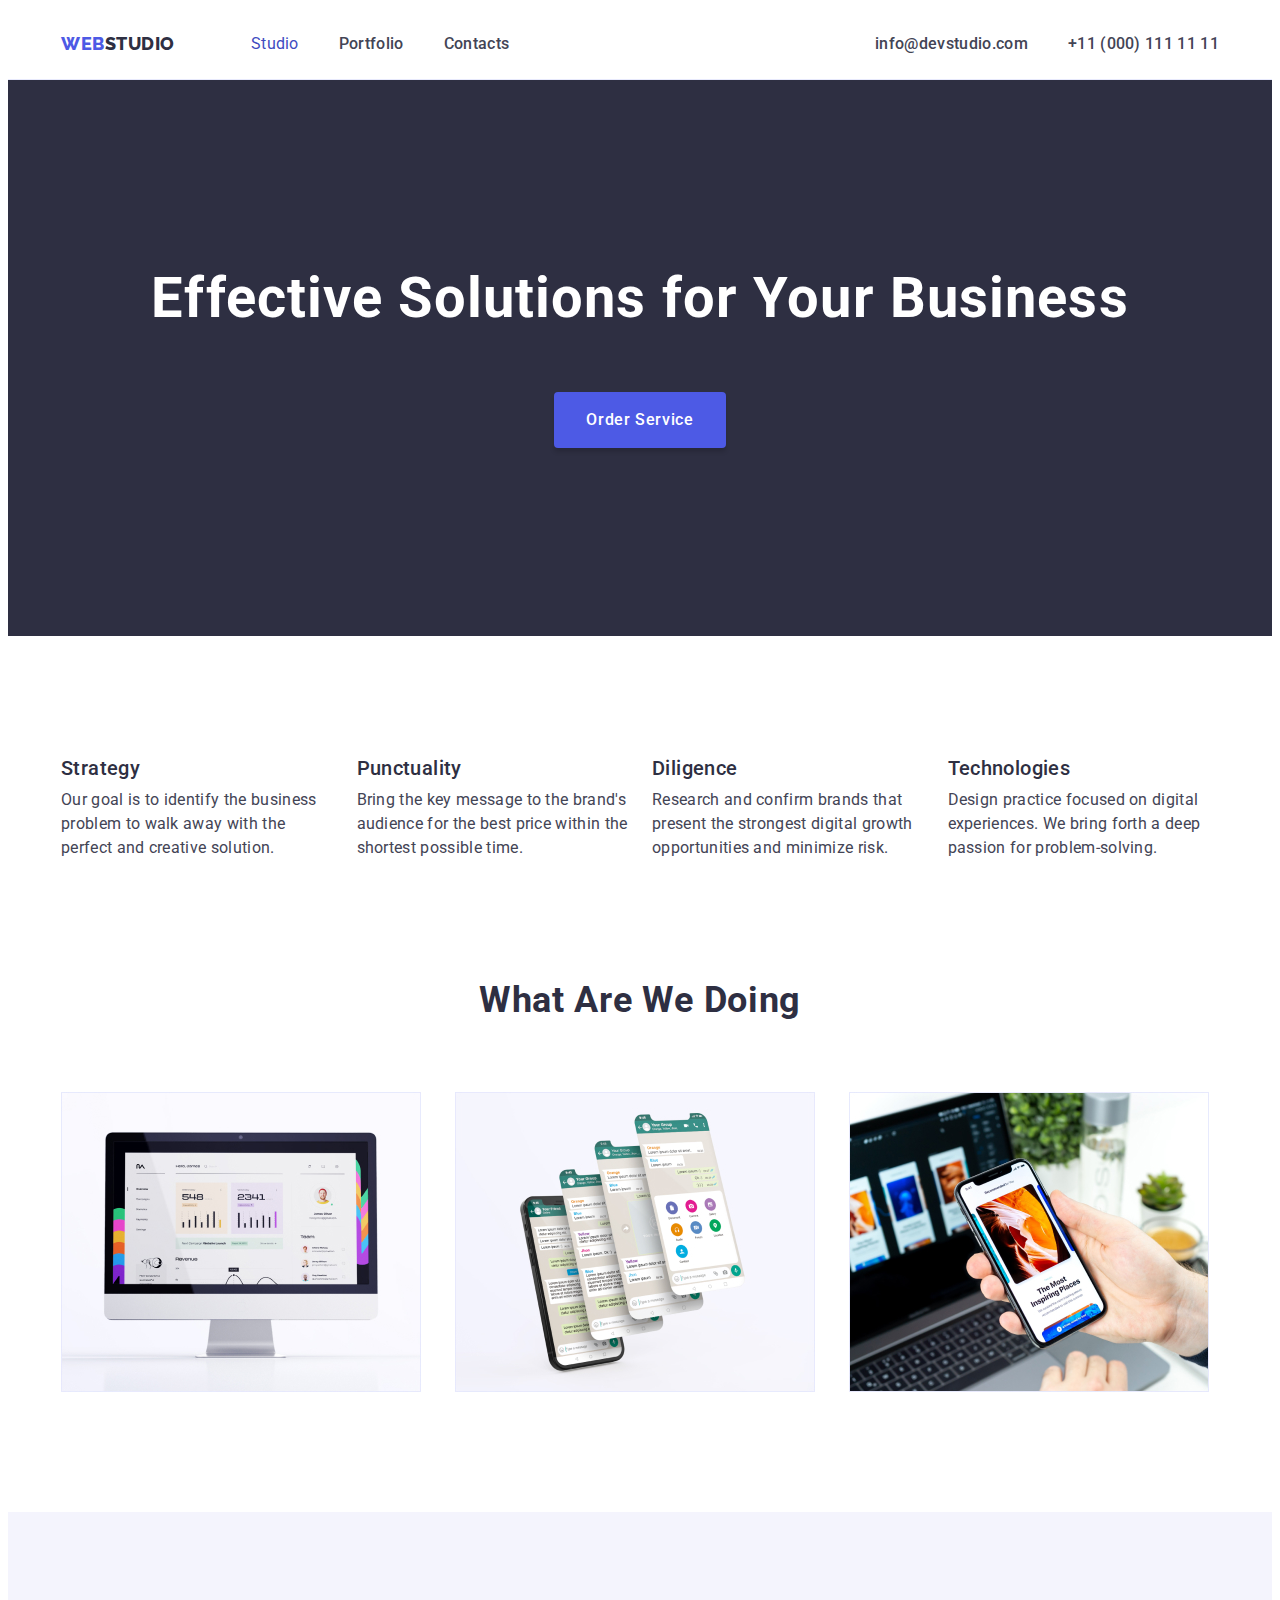
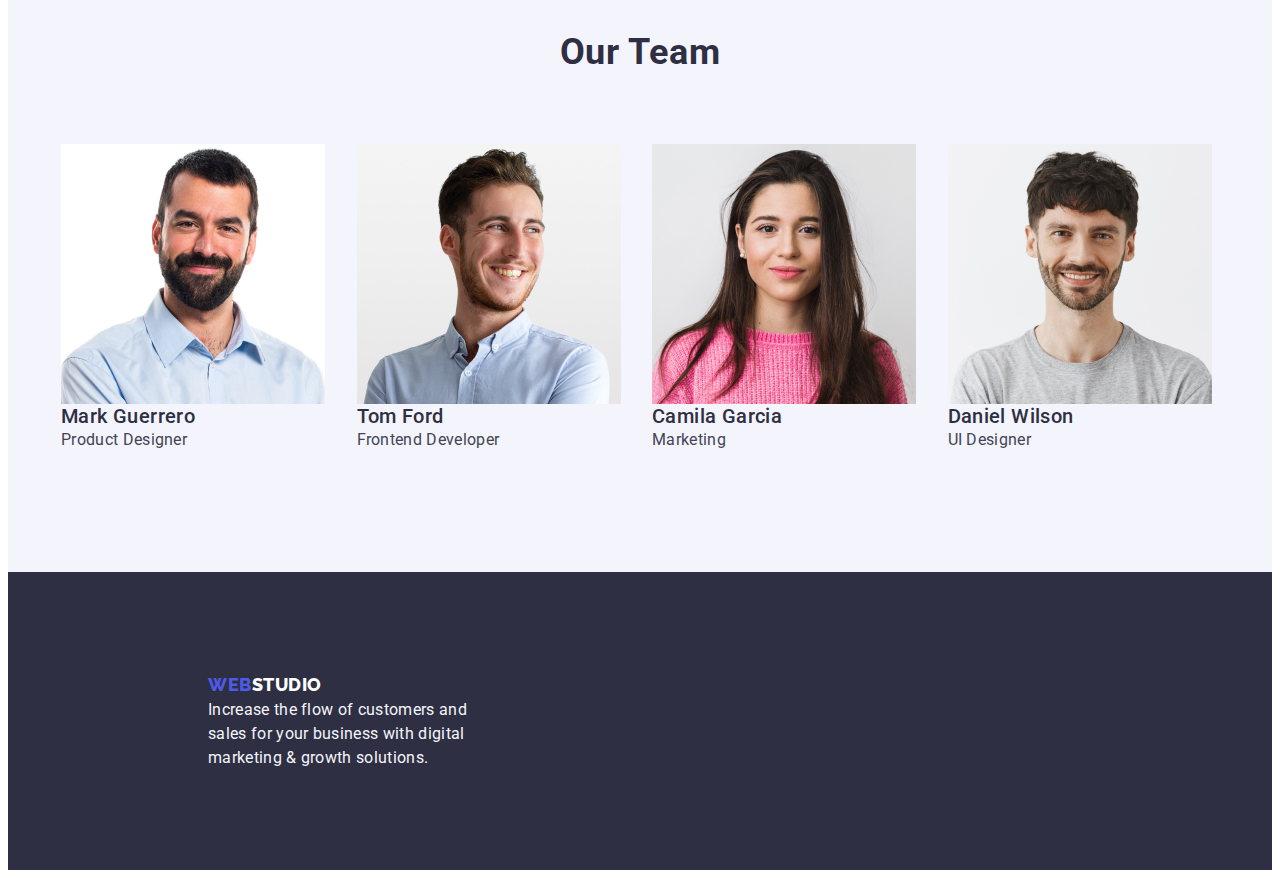
<file: index.html>
<!DOCTYPE html>
<html lang="en">
  <head>
    <title>Effective Solutions for Your Business</title>
    <link rel="stylesheet" href="./css/style.css" />
    <meta
      name="description"
      content="Effective Solutions for Your Business website"
    />
    <meta charset="utf-8" />
    <link rel="preconnect" href="https://fonts.googleapis.com" />
    <link rel="preconnect" href="https://fonts.gstatic.com" crossorigin />
    <link
      href="https://fonts.googleapis.com/css2?family=Raleway:wght@800&family=Roboto:wght@400;500;700&display=swap"
      rel="stylesheet"
    />
    <link
      rel="stylesheet"
      href="https://cdnjs.cloudflare.com/ajax/libs/modern-normalize/2.0.0/modern-normalize.min.css"
      integrity="sha512-4xo8blKMVCiXpTaLzQSLSw3KFOVPWhm/TRtuPVc4WG6kUgjH6J03IBuG7JZPkcWMxJ5huwaBpOpnwYElP/m6wg=="
      crossorigin="anonymous"
      referrerpolicy="no-referrer"
    />
  </head>
  <body>
    <!--Header Section-->
    <header class="header">
      <div class="container menu">
        <nav class="nav">
          <a class="nav-logo" href="./index.html"
            ><span class="iris">WEB</span>STUDIO</a
          >

          <ul class="nav-list">
            <li class="nav-list-item">
              <a class="nav-list-item-link-current" href="./index.html"
                >Studio</a
              >
            </li>
            <li class="nav-list-item">
              <a class="nav-list-item-link" href="./portfolio.html"
                >Portfolio</a
              >
            </li>
            <li class="nav-list-item">
              <a class="nav-list-item-link" href="./index.html">Contacts</a>
            </li>
          </ul>
        </nav>

        <address class="address">
          <ul class="address-list">
            <li class="address-list-item">
              <a class="address-list-item-link" href="mailto:info@devstudio.com"
                >info@devstudio.com</a
              >
            </li>
            <li class="address-list-item">
              <a class="address-list-item-link" href="tel:+110001111111"
                >+11 (000) 111 11 11</a
              >
            </li>
          </ul>
        </address>
      </div>
    </header>

    <!--Main Section-->
    <main>
      <section class="hero">
        <div class="container">
          <h1 class="hero-title">Effective Solutions for Your Business</h1>
          <button class="hero-button">Order Service</button>
        </div>
      </section>

      <section class="section">
        <div class="container">
          <ul class="features-list">
            <li class="features-list-item">
              <h3 class="features-list-item-title">Strategy</h3>
              <p class="features-list-item-paragraph">
                Our goal is to identify the business problem to walk away with
                the perfect and creative solution.
              </p>
            </li>
            <li class="features-list-item">
              <h3 class="features-list-item-title">Punctuality</h3>
              <p class="features-list-item-paragraph">
                Bring the key message to the brand's audience for the best price
                within the shortest possible time.
              </p>
            </li>
            <li class="features-list-item">
              <h3 class="features-list-item-title">Diligence</h3>
              <p class="features-list-item-paragraph">
                Research and confirm brands that present the strongest digital
                growth opportunities and minimize risk.
              </p>
            </li>
            <li class="features-list-item">
              <h3 class="features-list-item-title">Technologies</h3>
              <p class="features-list-item-paragraph">
                Design practice focused on digital experiences. We bring forth a
                deep passion for problem-solving.
              </p>
            </li>
          </ul>
        </div>
      </section>

      <section class="section no-top-padding">
        <div class="container">
          <h2 class="what-are-we-doing-title">What Are We Doing</h2>

          <ul class="what-are-we-doing-list">
            <li class="what-are-we-doing-list-item">
              <img
                src="images/img-1.jpg"
                alt="computer"
                width="360"
                height="300"
              />
            </li>
            <li class="what-are-we-doing-list-item">
              <img
                src="images/img-2.jpg"
                alt="mobile phone screens"
                width="360"
                height="300"
              />
            </li>
            <li class="what-are-we-doing-list-item">
              <img
                src="images/img-3.jpg"
                alt="person holding mobile phone"
                width="360"
                height="300"
              />
            </li>
          </ul>
        </div>
      </section>

      <section class="section our-team">
        <div class="container">
          <h2 class="our-team-title">Our Team</h2>

          <ul class="our-team-list">
            <li class="our-team-item-list">
              <img
                class="our-team-item-list-img"
                src="images/tc-mark-guerrero.jpg"
                alt="mark guerrero"
              />
              <h3 class="our-team-item-list-title">Mark Guerrero</h3>
              <p class="our-team-list-item-paragraph">Product Designer</p>
            </li>
            <li class="our-team-item-list">
              <img
                class="our-team-item-list-img"
                src="images/tc-tom-ford.jpg"
                alt="tom ford"
              />
              <h3 class="our-team-item-list-title">Tom Ford</h3>
              <p class="our-team-list-item-paragraph">Frontend Developer</p>
            </li>
            <li class="our-team-item-list">
              <img
                class="our-team-item-list-img"
                src="images/tc-camila-garcia.jpg"
                alt="camila garcia"
              />
              <h3 class="our-team-item-list-title">Camila Garcia</h3>
              <p class="our-team-list-item-paragraph">Marketing</p>
            </li>
            <li class="our-team-item-list">
              <img
                class="our-team-item-list-img"
                src="images/tc-daniel-wilson.jpg"
                alt="daniel wilson"
              />
              <h3 class="our-team-item-list-title">Daniel Wilson</h3>
              <p class="our-team-list-item-paragraph">UI Designer</p>
            </li>
          </ul>
        </div>
      </section>
    </main>

    <!--Footer Section-->
    <footer class="footer">
      <a class="footer-logo" href="/goit-markup-hw-01/"
        ><span class="iris">WEB</span>STUDIO</a
      >

      <p class="footer-paragraph">
        Increase the flow of customers and <br />
        sales for your business with digital <br />
        marketing & growth solutions.
      </p>
    </footer>
  </body>
</html>
</file>
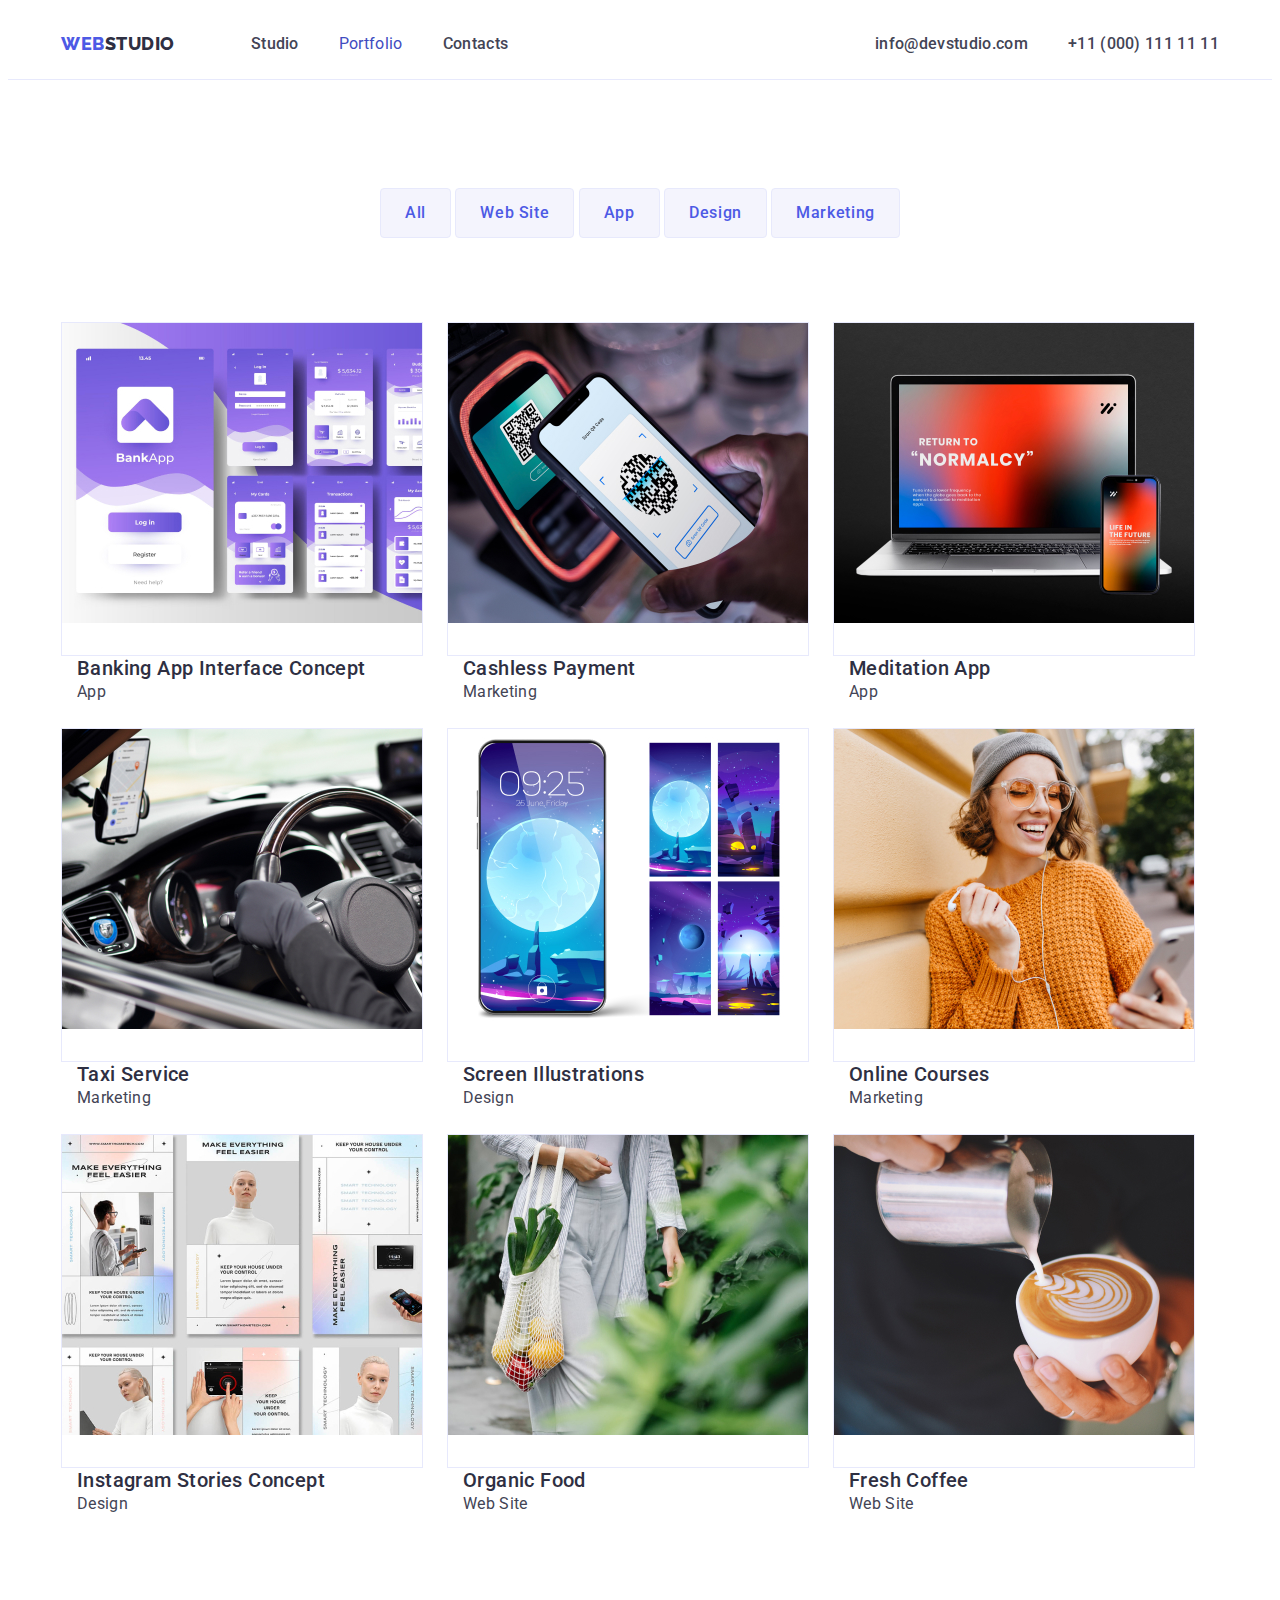
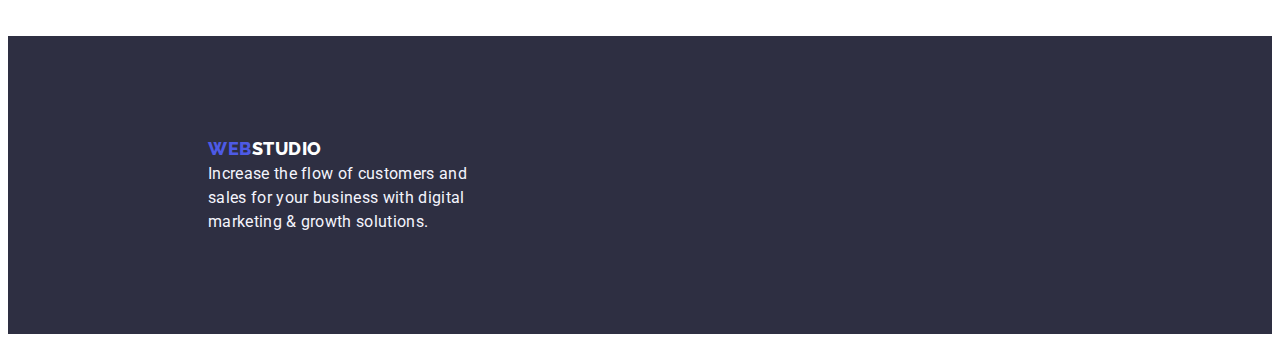
<file: portfolio.html>
<!DOCTYPE html>
<html lang="en">
  <head>
    <title>Portfolio</title>
    <link rel="stylesheet" href="./css/style.css" />
    <meta name="description" content="Portfolio" />
    <meta charset="utf-8" />
    <link rel="preconnect" href="https://fonts.googleapis.com" />
    <link rel="preconnect" href="https://fonts.gstatic.com" crossorigin />
    <link
      href="https://fonts.googleapis.com/css2?family=Raleway:wght@800&family=Roboto:wght@400;500;700&display=swap"
      rel="stylesheet"
    />
    <link
      rel="stylesheet"
      href="https://cdnjs.cloudflare.com/ajax/libs/modern-normalize/2.0.0/modern-normalize.min.css"
      integrity="sha512-4xo8blKMVCiXpTaLzQSLSw3KFOVPWhm/TRtuPVc4WG6kUgjH6J03IBuG7JZPkcWMxJ5huwaBpOpnwYElP/m6wg=="
      crossorigin="anonymous"
      referrerpolicy="no-referrer"
    />
  </head>

  <body>
    <!--Header Section-->
    <header class="header">
      <div class="container menu">
        <nav class="nav">
          <a class="nav-logo" href="./index.html"
            ><span class="iris">WEB</span>STUDIO</a
          >

          <ul class="nav-list">
            <li class="nav-list-item">
              <a class="nav-list-item-link" href="./index.html">Studio</a>
            </li>
            <li class="nav-list-item">
              <a class="nav-list-item-link-current" href="./portfolio.html"
                >Portfolio</a
              >
            </li>
            <li class="nav-list-item">
              <a class="nav-list-item-link" href="./index.html">Contacts</a>
            </li>
          </ul>
        </nav>

        <address class="address">
          <ul class="address-list">
            <li class="address-list-item">
              <a class="address-list-item-link" href="mailto:info@devstudio.com"
                >info@devstudio.com</a
              >
            </li>
            <li class="address-list-item">
              <a class="address-list-item-link" href="tel:+110001111111"
                >+11 (000) 111 11 11</a
              >
            </li>
          </ul>
        </address>
      </div>
    </header>

    <!--Main Section-->
    <section class="filter-button-menu">
      <button class="filter-button-1" type="button">All</button>
      <button class="filter-button-2" type="button">Web Site</button>
      <button class="filter-button-3" type="button">App</button>
      <button class="filter-button-4" type="button">Design</button>
      <button class="filter-button-5" type="button">Marketing</button>
    </section>

    <section class="section no-top-padding">
      <div class="container">
        <ul class="all-menu-list">
          <li class="all-menu-item-list">
            <img
              class="all-menu-item-list-img"
              src="images/banking-app-interface-concept.jpg"
              alt="banking-app-interface-concept"
            />
            <h3 class="all-menu-item-list-title">
              Banking App Interface Concept
            </h3>
            <p class="all-menu-item-list-paragraph">App</p>
          </li>
          <li class="all-menu-item-list">
            <img
              class="all-menu-item-list-img"
              src="images/cashless-payment.jpg"
              alt="cashless-payment"
            />
            <h3 class="all-menu-item-list-title">Cashless Payment</h3>
            <p class="all-menu-item-list-paragraph">Marketing</p>
          </li>
          <li class="all-menu-item-list">
            <img
              class="all-menu-item-list-img"
              src="images/meditation-app.jpg"
              alt="meditation-app"
            />
            <h3 class="all-menu-item-list-title">Meditation App</h3>
            <p class="all-menu-item-list-paragraph">App</p>
          </li>
          <li class="all-menu-item-list">
            <img
              class="all-menu-item-list-img"
              src="images/taxi-service.jpg"
              alt="taxi-service"
            />
            <h3 class="all-menu-item-list-title">Taxi Service</h3>
            <p class="all-menu-item-list-paragraph">Marketing</p>
          </li>
          <li class="all-menu-item-list">
            <img
              class="all-menu-item-list-img"
              src="images/screen-illustrations.jpg"
              alt="screen-illustrations"
            />
            <h3 class="all-menu-item-list-title">Screen Illustrations</h3>
            <p class="all-menu-item-list-paragraph">Design</p>
          </li>
          <li class="all-menu-item-list">
            <img
              class="all-menu-item-list-img"
              src="images/online-courses.jpg"
              alt="online-courses"
            />
            <h3 class="all-menu-item-list-title">Online Courses</h3>
            <p class="all-menu-item-list-paragraph">Marketing</p>
          </li>
          <li class="all-menu-item-list">
            <img
              class="all-menu-item-list-img"
              src="images/instagram-stories-concept.jpg"
              alt="instagram-stories-concept"
            />
            <h3 class="all-menu-item-list-title">Instagram Stories Concept</h3>
            <p class="all-menu-item-list-paragraph">Design</p>
          </li>
          <li class="all-menu-item-list">
            <img
              class="all-menu-item-list-img"
              src="images/organic-food.jpg"
              alt="organic-food"
            />
            <h3 class="all-menu-item-list-title">Organic Food</h3>
            <p class="all-menu-item-list-paragraph">Web Site</p>
          </li>
          <li class="all-menu-item-list">
            <img
              class="all-menu-item-list-img"
              src="images/fresh-coffee.jpg"
              alt="fresh-coffee"
            />
            <h3 class="all-menu-item-list-title">Fresh Coffee</h3>
            <p class="all-menu-item-list-paragraph">Web Site</p>
          </li>
        </ul>
      </div>
    </section>

    <!--Footer Section-->
    <footer class="footer">
      <a class="footer-logo" href="/goit-markup-hw-01/"
        ><span class="iris">WEB</span>STUDIO</a
      >

      <p class="footer-paragraph">
        Increase the flow of customers and <br />
        sales for your business with digital <br />
        marketing & growth solutions.
      </p>
    </footer>
  </body>
</html>
</file>
<file: css/style.css>
*,
*::before *::after {
  box-sizing: border-box;
  margin: 0;
}

body {
  background-color: var(--white);
  color: var(--slate);
  font-family: "Roboto", sans-serif;
  font-size: 16px;
  font-weight: 400;
  line-height: 1.5;
  letter-spacing: 0.32px;
}

ul {
  list-style-type: none;
  padding: 0;
  margin: 0;
}

a {
  text-decoration: none;
}

:root {
  --iris: #4d5ae5;
  --navyblue: #2e2f42;
  --black: black;
  --ocean: #404bbf;
  --white: #ffffff;
  --slate: #434455;
  --cornflower: #e7e9fc;
  --cloud: #f4f4fd;
  --green: #31d0aa;
  --lightslate: #8e8f99;
  --navybluemodal: #2e2f42;
  --grey: #2e2f42;
  --dairy: #fcfcfc;
}

h1,
h2,
h3,
h4,
h5,
h6,
p {
  margin: 0;
}

img {
  display: block;
  max-width: 100%;
  height: auto;
}

address {
  font-style: inherit;
}

.links {
  text-decoration: none;
  color: inherit;
}

button {
  border: unset;
  font-family: inherit;
}

.container {
  width: 1158px;
  margin: 0 auto;
  padding: 0 15px;
}

.section {
  padding: 120px 0;
}

.no-top-padding {
  padding-top: 0;
  padding-bottom: 120;
}

/* Header */

.menu,
.nav,
.nav-list,
.address-list {
  display: flex;
  align-items: center;
}

.nav-list {
  margin-left: 76px;
}

.address {
  margin-left: auto;
}

.nav-list-item:not(:last-child),
.address-list-item:not(:last-child) {
  margin-right: 40px;
}

.nav-list-item,
.address-list-item {
  display: block;
  padding-top: 24px;
  padding-bottom: 23px;
}

.header {
  background-color: var(--white);
  border-bottom: 1px solid var(--cornflower);
  flex: 0;
}

.nav-logo {
  font-family: "raleway", sans-serif;
  font-size: 18px;
  color: var(--navyblue);
  font-weight: 800;
  line-height: 21px;
  letter-spacing: 0.54px;
}

.iris {
  color: var(--iris);
}

.nav {
  color: var(--navyblue);
}

.nav-list-item-link {
  color: var(--slate);
  font-size: 16px;
  font-style: normal;
  font-weight: 500;
  line-height: 24px;
  letter-spacing: 0.32px;
}

.address-list-item-link {
  color: var(--slate);
  font-size: 16px;
  font-style: normal;
  font-weight: 500;
  line-height: 24px;
  letter-spacing: 0.32px;
}

.nav-list-item-link:hover,
.address-list-item-link:hover,
.nav-list-item-link-current {
  color: var(--ocean);
}

/* Hero */

.hero {
  background-color: var(--navyblue);
  padding: 188px 0;
  color: var(--white);
  font-size: 56px;
  font-weight: 700;
  line-height: 60px;
  letter-spacing: 1.12px;
  text-align: center;
}

.hero-title {
  color: var(--white);
  font-size: 56px;
  font-weight: 700;
  line-height: 1.07143;
  letter-spacing: 1.12px;
  margin-bottom: 48px;
}

.hero-button {
  color: var(--white);
  border-radius: 4px;
  background-color: var(--iris);
  box-shadow: 0px 4px 4px 0px rgba(0, 0, 0, 0.15);
  font-size: 16px;
  font-weight: 500;
  line-height: 24px;
  letter-spacing: 0.64px;
  padding: 16px 32px;
  cursor: pointer;
}

.hero-button:hover {
  background-color: var(--ocean);
}

/* Features */

.features-list {
  display: flex;
  flex-wrap: wrap;
  gap: 24px;
}

.features-list-item {
  flex-basis: calc((100% - 72px) / 4);
}

.features-list-item-title {
  color: var(--navyblue);
  font-size: 20px;
  font-weight: 500;
  line-height: 24px;
  letter-spacing: 0.4px;
  margin-bottom: 8px;
}

.features-list-item-paragraph {
  color: var(--slate);
  font-size: 16px;
  font-weight: 400;
  line-height: 24px;
  letter-spacing: 0.32px;
}

/* What Are We Doing */

.what-are-we-doing-list {
  display: flex;
  flex-wrap: wrap;
  gap: 24px;
}

.what-are-we-doing-list-item {
  flex-basis: calc((100% - 48px) / 3);
}

.what-are-we-doing-title {
  color: var(--navyblue);
  font-size: 36px;
  font-weight: 700;
  line-height: 40px;
  letter-spacing: 0.72px;
  margin-bottom: 72px;
  text-align: center;
}

.what-are-we-doing-list-item-img {
  border: 1px solid var(--cornflower);
  border-color: var(--cornflower);
}

/* Our Team */

.our-team-list {
  display: flex;
  flex-wrap: wrap;
  gap: 24px;
}

.our-team-item-list {
  flex-basis: calc((100% - 72px) / 4);
}

.our-team {
  background-color: var(--cloud);
}

.our-team-title {
  color: var(--navyblue);
  font-size: 36px;
  font-weight: 700;
  line-height: 40px;
  letter-spacing: 0.72px;
  margin-bottom: 72px;
  text-align: center;
}

.our-team-item-list-title {
  color: var(--navyblue);
  font-size: 20px;
  font-weight: 500;
  line-height: 24px;
  letter-spacing: 0.4px;
}

.our-team-list-item-paragraph {
  color: var(--slate);
  font-size: 16px;
  font-weight: 400;
  line-height: 24px;
  letter-spacing: 0.32px;
}

.our-team-item-list-img {
  width: 264px;
  height: 260px;
}

.our-team {
  background-color: var(--cloud);
}

/* Project Menu */

.filter-button-menu {
  text-align: center;
  margin-top: 108px;
  margin-bottom: 84px;
  gap: 24px;
}

.filter-button-1,
.filter-button-2,
.filter-button-3,
.filter-button-4,
.filter-button-5 {
  font-size: 16px;
  font-weight: 500;
  text-align: center;
  line-height: 24px;
  color: var(--iris);
  letter-spacing: 0.64px;
  border-radius: 4px;
  border: 1px;
  border-color: var(--cornflower);
  background: var(--cloud);
  transition-duration: 0.4s;
  cursor: pointer;
  padding: 12px 24px;
  border: 1px solid var(--cornflower);
}

.filter-button-1:hover,
.filter-button-2:hover,
.filter-button-3:hover,
.filter-button-4:hover,
.filter-button-5:hover {
  background-color: var(--ocean);
  color: var(--cloud);
  border-color: var(--ocean);
}

/* Projects */

.all-menu-list {
  display: flex;
  flex-wrap: wrap;
  gap: 24px;
}

.all-menu-list {
  flex-basis: calc((100% - 48px) / 3);
}

.all-menu-item-list-img {
  width: 360px;
  height: 300px;
  background-color: var(--white);
  border: 1px solid var(--cornflower);
  padding-bottom: 32px;
  flex-shrink: 0;
}

.all-menu-item-list-title {
  font-size: 20px;
  color: var(--navyblue);
  font-weight: 500;
  line-height: 24px;
  letter-spacing: 0.4px;
  padding-left: 16px;
  padding-right: 16px;
}

.all-menu-item-list-paragraph {
  color: var(--slate);
  font-size: 16px;
  font-weight: 400;
  line-height: 24px;
  letter-spacing: 0.32px;
  padding-left: 16px;
  padding-right: 16px;
}

/* Footer */

.footer {
  background-color: var(--navyblue);
  padding-top: 101.5px;
  padding-left: 200px;
  padding-bottom: 100px;
}

.footer-logo {
  font-family: "raleway", sans-serif;
  font-size: 18px;
  color: var(--white);
  font-weight: 800;
  line-height: 21px;
  letter-spacing: 0.54px;
}

.footer-paragraph {
  color: var(--cloud);
  font-size: 16px;
  font-weight: 400;
  line-height: 24px;
  letter-spacing: 0.32px;
}
</file>
